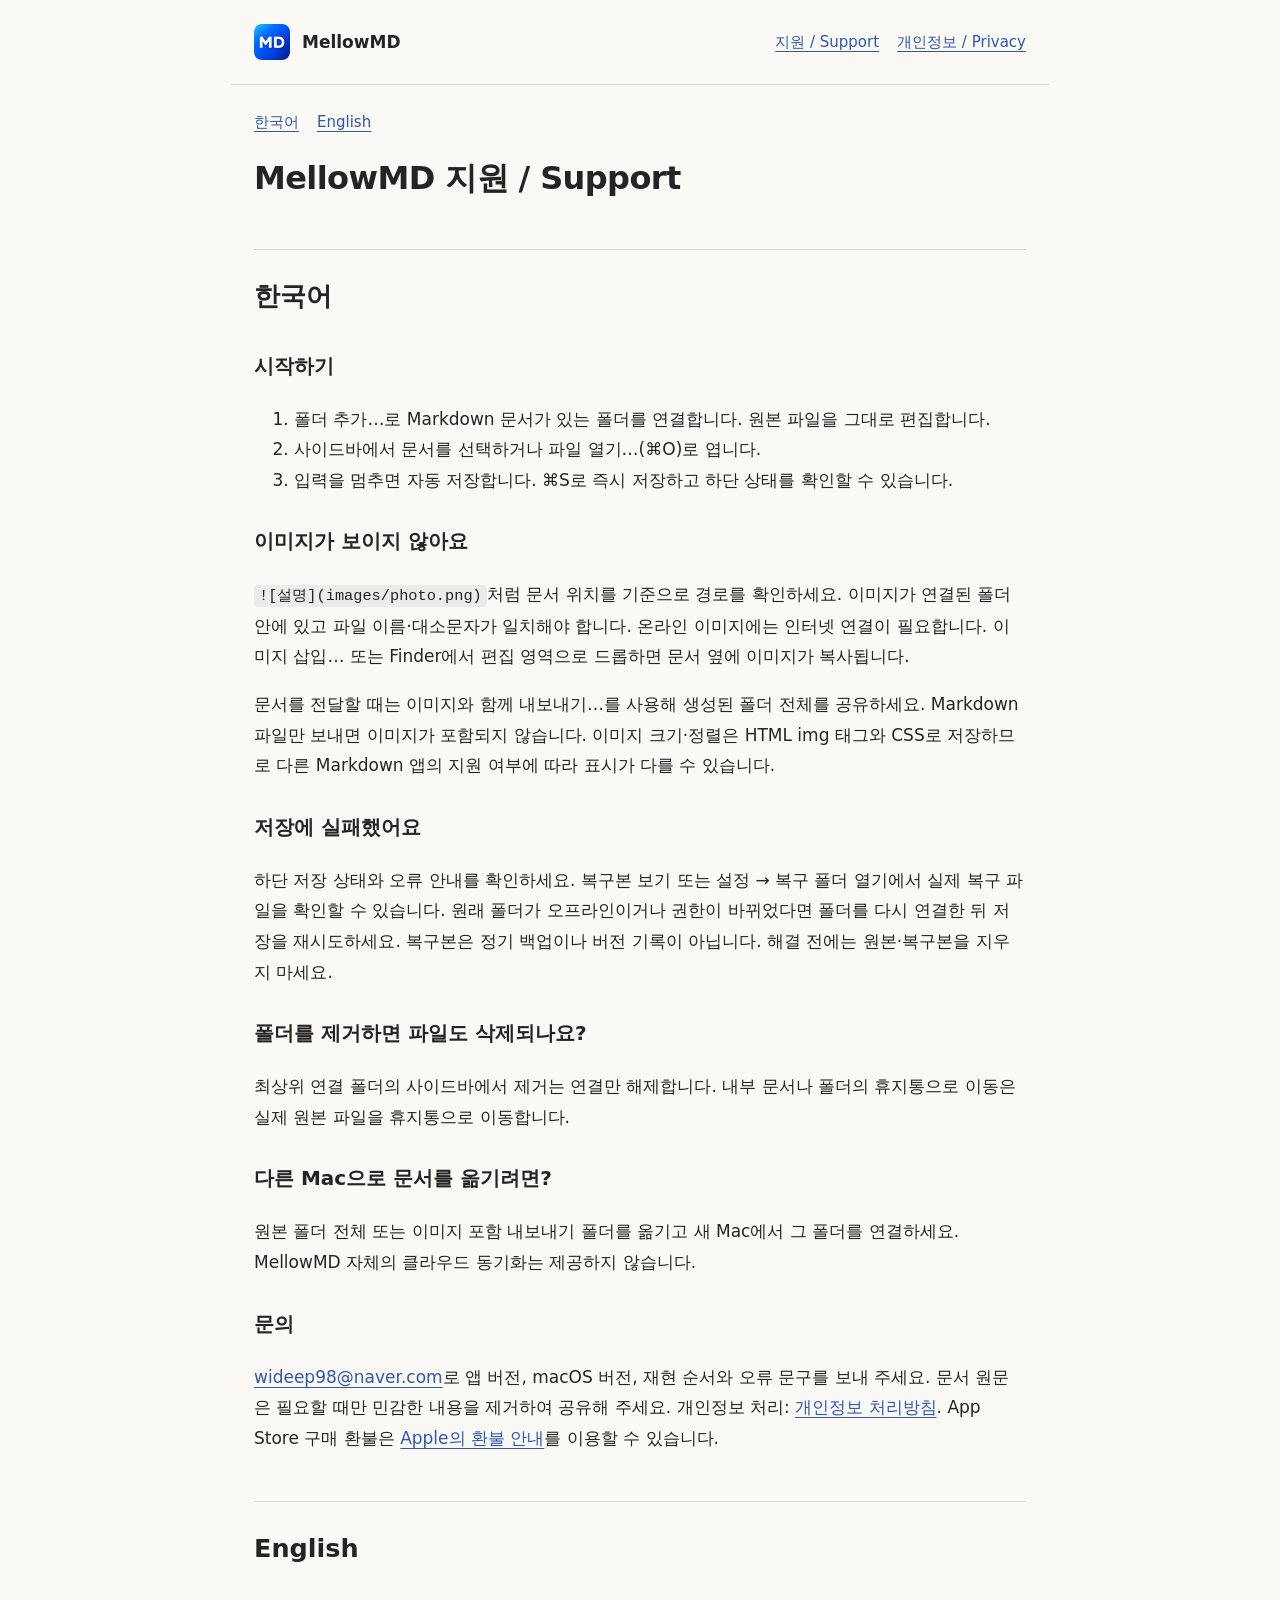
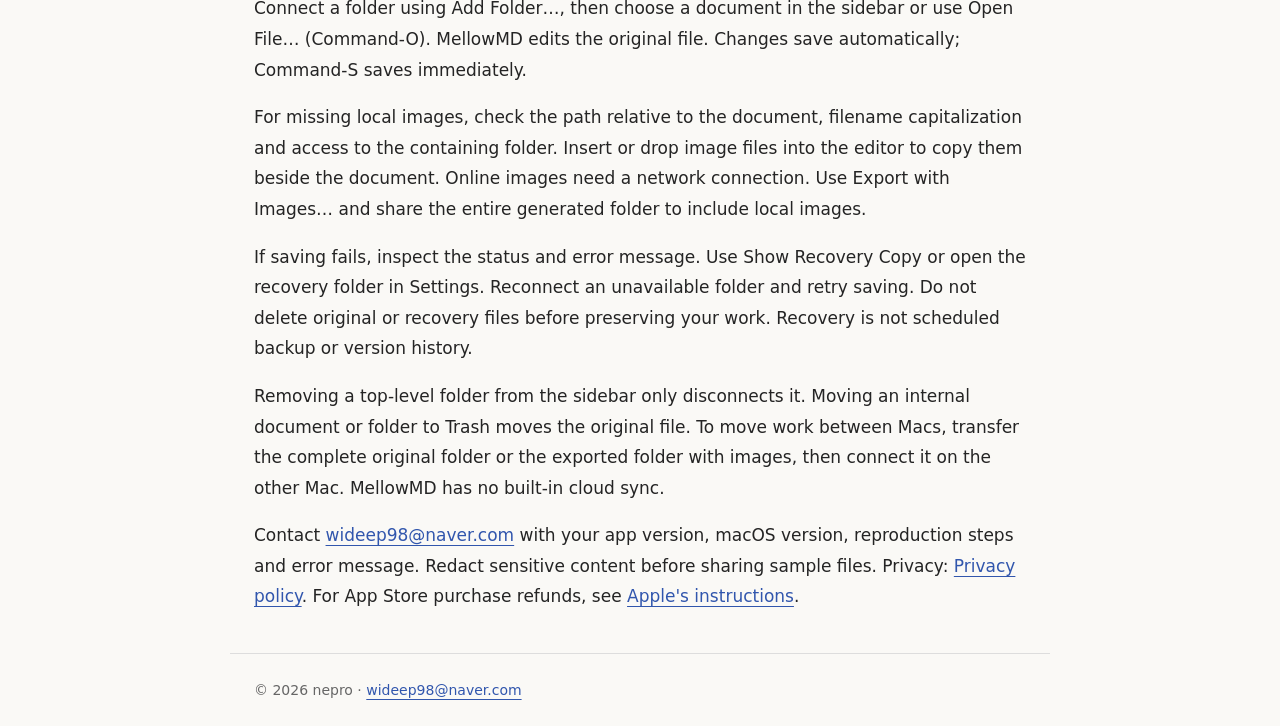
<file: index.html>
<!doctype html>
<html lang="ko"><head><meta charset="utf-8"><meta name="viewport" content="width=device-width, initial-scale=1"><title>MellowMD — Support / 지원</title><meta name="description" content="MellowMD for Mac. Support, local document and image handling, recovery, and privacy information."><link rel="stylesheet" href="style.css"></head><body><header><a class="brand" href="index.html"><img src="icon.png" alt="">MellowMD</a><nav aria-label="사이트 메뉴"><a href="index.html">지원 / Support</a><a href="privacy.html">개인정보 / Privacy</a></nav></header><main><nav aria-label="문서 언어"><a href="#ko" lang="ko">한국어</a><a href="#en" lang="en">English</a></nav><h1>MellowMD 지원 / Support</h1>
<h2 id="ko" lang="ko">한국어</h2>
<h3>시작하기</h3>
<ol>
<li>폴더 추가…로 Markdown 문서가 있는 폴더를 연결합니다. 원본 파일을 그대로 편집합니다.</li>
<li>사이드바에서 문서를 선택하거나 파일 열기…(⌘O)로 엽니다.</li>
<li>입력을 멈추면 자동 저장합니다. ⌘S로 즉시 저장하고 하단 상태를 확인할 수 있습니다.</li>
</ol>
<h3>이미지가 보이지 않아요</h3>
<p><code>![설명](images/photo.png)</code>처럼 문서 위치를 기준으로 경로를 확인하세요. 이미지가 연결된 폴더 안에 있고 파일 이름·대소문자가 일치해야 합니다. 온라인 이미지에는 인터넷 연결이 필요합니다. 이미지 삽입… 또는 Finder에서 편집 영역으로 드롭하면 문서 옆에 이미지가 복사됩니다.</p>
<p>문서를 전달할 때는 이미지와 함께 내보내기…를 사용해 생성된 폴더 전체를 공유하세요. Markdown 파일만 보내면 이미지가 포함되지 않습니다. 이미지 크기·정렬은 HTML img 태그와 CSS로 저장하므로 다른 Markdown 앱의 지원 여부에 따라 표시가 다를 수 있습니다.</p>
<h3>저장에 실패했어요</h3>
<p>하단 저장 상태와 오류 안내를 확인하세요. 복구본 보기 또는 설정 → 복구 폴더 열기에서 실제 복구 파일을 확인할 수 있습니다. 원래 폴더가 오프라인이거나 권한이 바뀌었다면 폴더를 다시 연결한 뒤 저장을 재시도하세요. 복구본은 정기 백업이나 버전 기록이 아닙니다. 해결 전에는 원본·복구본을 지우지 마세요.</p>
<h3>폴더를 제거하면 파일도 삭제되나요?</h3>
<p>최상위 연결 폴더의 사이드바에서 제거는 연결만 해제합니다. 내부 문서나 폴더의 휴지통으로 이동은 실제 원본 파일을 휴지통으로 이동합니다.</p>
<h3>다른 Mac으로 문서를 옮기려면?</h3>
<p>원본 폴더 전체 또는 이미지 포함 내보내기 폴더를 옮기고 새 Mac에서 그 폴더를 연결하세요. MellowMD 자체의 클라우드 동기화는 제공하지 않습니다.</p>
<h3>문의</h3>
<p><a href="mailto:wideep98@naver.com">wideep98@naver.com</a>로 앱 버전, macOS 버전, 재현 순서와 오류 문구를 보내 주세요. 문서 원문은 필요할 때만 민감한 내용을 제거하여 공유해 주세요. 개인정보 처리: <a href="privacy.html">개인정보 처리방침</a>. App Store 구매 환불은 <a href="https://support.apple.com/118223">Apple의 환불 안내</a>를 이용할 수 있습니다.</p>
<h2 id="en" lang="en">English</h2>
<p>Connect a folder using Add Folder…, then choose a document in the sidebar or use Open File… (Command-O). MellowMD edits the original file. Changes save automatically; Command-S saves immediately.</p>
<p>For missing local images, check the path relative to the document, filename capitalization and access to the containing folder. Insert or drop image files into the editor to copy them beside the document. Online images need a network connection. Use Export with Images… and share the entire generated folder to include local images.</p>
<p>If saving fails, inspect the status and error message. Use Show Recovery Copy or open the recovery folder in Settings. Reconnect an unavailable folder and retry saving. Do not delete original or recovery files before preserving your work. Recovery is not scheduled backup or version history.</p>
<p>Removing a top-level folder from the sidebar only disconnects it. Moving an internal document or folder to Trash moves the original file. To move work between Macs, transfer the complete original folder or the exported folder with images, then connect it on the other Mac. MellowMD has no built-in cloud sync.</p>
<p>Contact <a href="mailto:wideep98@naver.com">wideep98@naver.com</a> with your app version, macOS version, reproduction steps and error message. Redact sensitive content before sharing sample files. Privacy: <a href="privacy.html">Privacy policy</a>. For App Store purchase refunds, see <a href="https://support.apple.com/118223">Apple&#39;s instructions</a>.</p>
</main><footer>© 2026 nepro · <a href="mailto:wideep98@naver.com">wideep98@naver.com</a></footer></body></html>
</file>
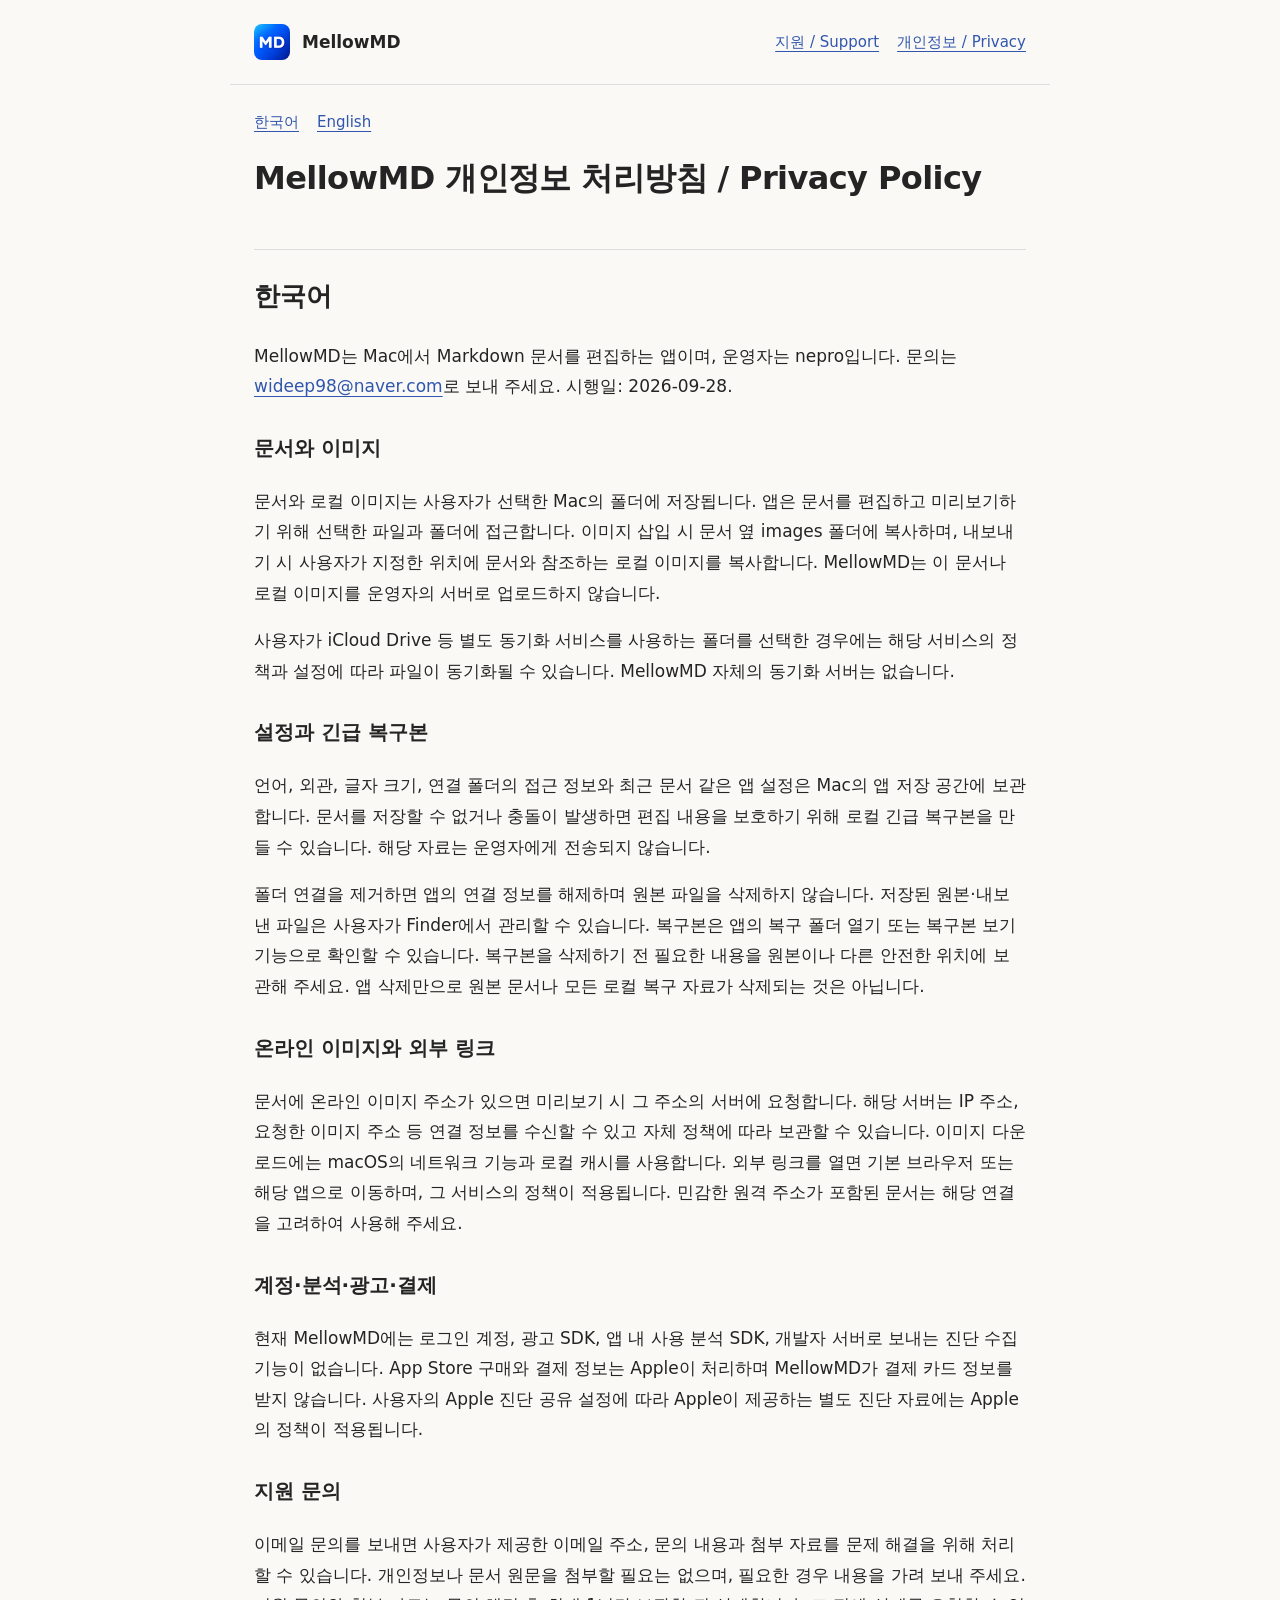
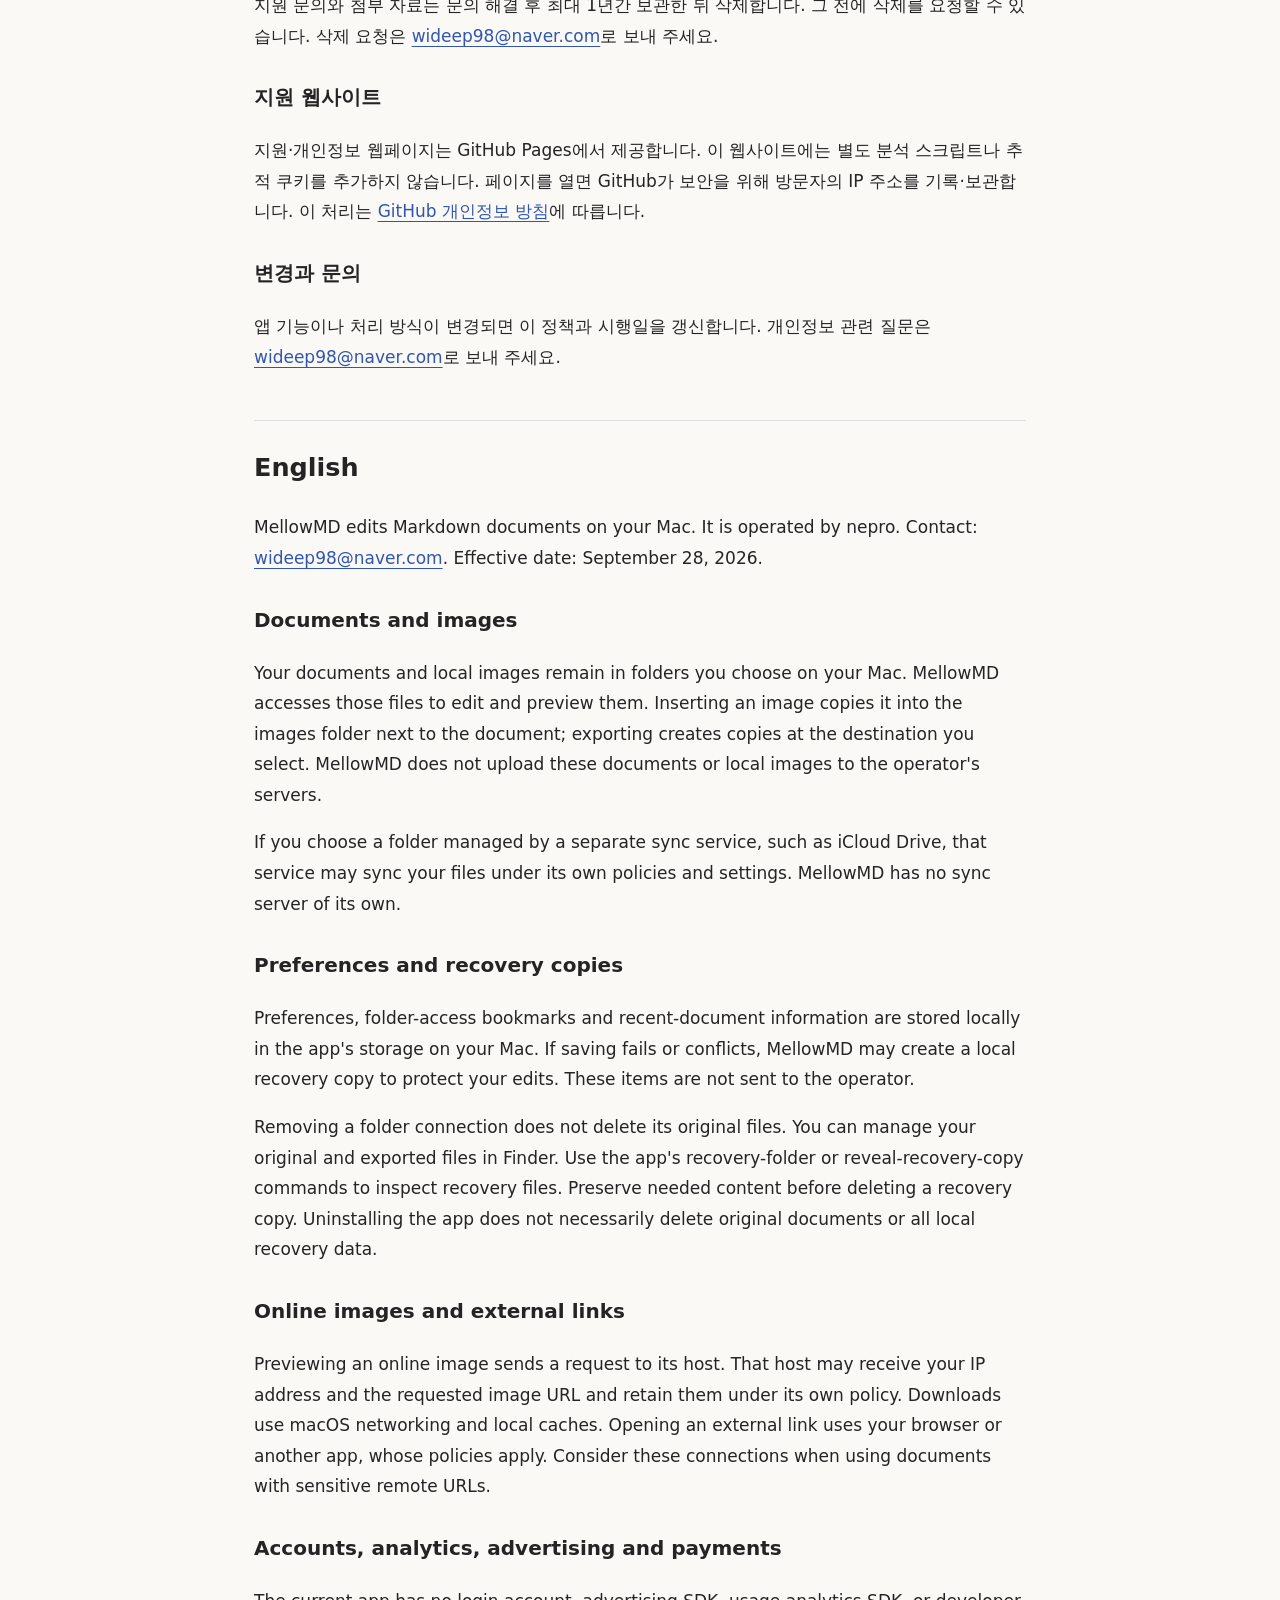
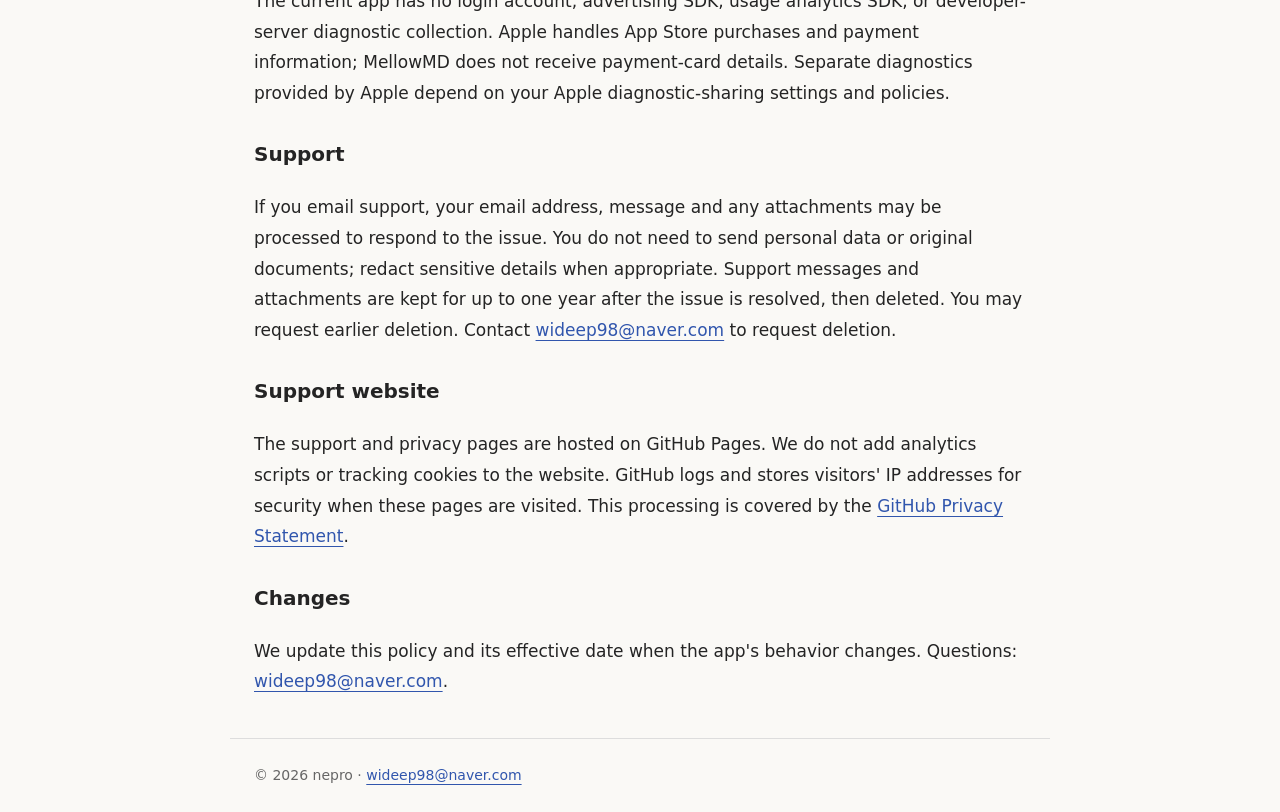
<file: privacy.html>
<!doctype html>
<html lang="ko"><head><meta charset="utf-8"><meta name="viewport" content="width=device-width, initial-scale=1"><title>MellowMD — Privacy Policy / 개인정보 처리방침</title><meta name="description" content="MellowMD for Mac. Support, local document and image handling, recovery, and privacy information."><link rel="stylesheet" href="style.css"></head><body><header><a class="brand" href="index.html"><img src="icon.png" alt="">MellowMD</a><nav aria-label="사이트 메뉴"><a href="index.html">지원 / Support</a><a href="privacy.html">개인정보 / Privacy</a></nav></header><main><nav aria-label="문서 언어"><a href="#ko" lang="ko">한국어</a><a href="#en" lang="en">English</a></nav><h1>MellowMD 개인정보 처리방침 / Privacy Policy</h1>
<h2 id="ko" lang="ko">한국어</h2>
<p>MellowMD는 Mac에서 Markdown 문서를 편집하는 앱이며, 운영자는 nepro입니다. 문의는 <a href="mailto:wideep98@naver.com">wideep98@naver.com</a>로 보내 주세요. 시행일: 2026-09-28.</p>
<h3>문서와 이미지</h3>
<p>문서와 로컬 이미지는 사용자가 선택한 Mac의 폴더에 저장됩니다. 앱은 문서를 편집하고 미리보기하기 위해 선택한 파일과 폴더에 접근합니다. 이미지 삽입 시 문서 옆 images 폴더에 복사하며, 내보내기 시 사용자가 지정한 위치에 문서와 참조하는 로컬 이미지를 복사합니다. MellowMD는 이 문서나 로컬 이미지를 운영자의 서버로 업로드하지 않습니다.</p>
<p>사용자가 iCloud Drive 등 별도 동기화 서비스를 사용하는 폴더를 선택한 경우에는 해당 서비스의 정책과 설정에 따라 파일이 동기화될 수 있습니다. MellowMD 자체의 동기화 서버는 없습니다.</p>
<h3>설정과 긴급 복구본</h3>
<p>언어, 외관, 글자 크기, 연결 폴더의 접근 정보와 최근 문서 같은 앱 설정은 Mac의 앱 저장 공간에 보관합니다. 문서를 저장할 수 없거나 충돌이 발생하면 편집 내용을 보호하기 위해 로컬 긴급 복구본을 만들 수 있습니다. 해당 자료는 운영자에게 전송되지 않습니다.</p>
<p>폴더 연결을 제거하면 앱의 연결 정보를 해제하며 원본 파일을 삭제하지 않습니다. 저장된 원본·내보낸 파일은 사용자가 Finder에서 관리할 수 있습니다. 복구본은 앱의 복구 폴더 열기 또는 복구본 보기 기능으로 확인할 수 있습니다. 복구본을 삭제하기 전 필요한 내용을 원본이나 다른 안전한 위치에 보관해 주세요. 앱 삭제만으로 원본 문서나 모든 로컬 복구 자료가 삭제되는 것은 아닙니다.</p>
<h3>온라인 이미지와 외부 링크</h3>
<p>문서에 온라인 이미지 주소가 있으면 미리보기 시 그 주소의 서버에 요청합니다. 해당 서버는 IP 주소, 요청한 이미지 주소 등 연결 정보를 수신할 수 있고 자체 정책에 따라 보관할 수 있습니다. 이미지 다운로드에는 macOS의 네트워크 기능과 로컬 캐시를 사용합니다. 외부 링크를 열면 기본 브라우저 또는 해당 앱으로 이동하며, 그 서비스의 정책이 적용됩니다. 민감한 원격 주소가 포함된 문서는 해당 연결을 고려하여 사용해 주세요.</p>
<h3>계정·분석·광고·결제</h3>
<p>현재 MellowMD에는 로그인 계정, 광고 SDK, 앱 내 사용 분석 SDK, 개발자 서버로 보내는 진단 수집 기능이 없습니다. App Store 구매와 결제 정보는 Apple이 처리하며 MellowMD가 결제 카드 정보를 받지 않습니다. 사용자의 Apple 진단 공유 설정에 따라 Apple이 제공하는 별도 진단 자료에는 Apple의 정책이 적용됩니다.</p>
<h3>지원 문의</h3>
<p>이메일 문의를 보내면 사용자가 제공한 이메일 주소, 문의 내용과 첨부 자료를 문제 해결을 위해 처리할 수 있습니다. 개인정보나 문서 원문을 첨부할 필요는 없으며, 필요한 경우 내용을 가려 보내 주세요. 지원 문의와 첨부 자료는 문의 해결 후 최대 1년간 보관한 뒤 삭제합니다. 그 전에 삭제를 요청할 수 있습니다. 삭제 요청은 <a href="mailto:wideep98@naver.com">wideep98@naver.com</a>로 보내 주세요.</p>
<h3>지원 웹사이트</h3>
<p>지원·개인정보 웹페이지는 GitHub Pages에서 제공합니다. 이 웹사이트에는 별도 분석 스크립트나 추적 쿠키를 추가하지 않습니다. 페이지를 열면 GitHub가 보안을 위해 방문자의 IP 주소를 기록·보관합니다. 이 처리는 <a href="https://docs.github.com/en/site-policy/privacy-policies/github-general-privacy-statement">GitHub 개인정보 방침</a>에 따릅니다.</p>
<h3>변경과 문의</h3>
<p>앱 기능이나 처리 방식이 변경되면 이 정책과 시행일을 갱신합니다. 개인정보 관련 질문은 <a href="mailto:wideep98@naver.com">wideep98@naver.com</a>로 보내 주세요.</p>
<h2 id="en" lang="en">English</h2>
<p>MellowMD edits Markdown documents on your Mac. It is operated by nepro. Contact: <a href="mailto:wideep98@naver.com">wideep98@naver.com</a>. Effective date: September 28, 2026.</p>
<h3>Documents and images</h3>
<p>Your documents and local images remain in folders you choose on your Mac. MellowMD accesses those files to edit and preview them. Inserting an image copies it into the images folder next to the document; exporting creates copies at the destination you select. MellowMD does not upload these documents or local images to the operator&#39;s servers.</p>
<p>If you choose a folder managed by a separate sync service, such as iCloud Drive, that service may sync your files under its own policies and settings. MellowMD has no sync server of its own.</p>
<h3>Preferences and recovery copies</h3>
<p>Preferences, folder-access bookmarks and recent-document information are stored locally in the app&#39;s storage on your Mac. If saving fails or conflicts, MellowMD may create a local recovery copy to protect your edits. These items are not sent to the operator.</p>
<p>Removing a folder connection does not delete its original files. You can manage your original and exported files in Finder. Use the app&#39;s recovery-folder or reveal-recovery-copy commands to inspect recovery files. Preserve needed content before deleting a recovery copy. Uninstalling the app does not necessarily delete original documents or all local recovery data.</p>
<h3>Online images and external links</h3>
<p>Previewing an online image sends a request to its host. That host may receive your IP address and the requested image URL and retain them under its own policy. Downloads use macOS networking and local caches. Opening an external link uses your browser or another app, whose policies apply. Consider these connections when using documents with sensitive remote URLs.</p>
<h3>Accounts, analytics, advertising and payments</h3>
<p>The current app has no login account, advertising SDK, usage analytics SDK, or developer-server diagnostic collection. Apple handles App Store purchases and payment information; MellowMD does not receive payment-card details. Separate diagnostics provided by Apple depend on your Apple diagnostic-sharing settings and policies.</p>
<h3>Support</h3>
<p>If you email support, your email address, message and any attachments may be processed to respond to the issue. You do not need to send personal data or original documents; redact sensitive details when appropriate. Support messages and attachments are kept for up to one year after the issue is resolved, then deleted. You may request earlier deletion. Contact <a href="mailto:wideep98@naver.com">wideep98@naver.com</a> to request deletion.</p>
<h3>Support website</h3>
<p>The support and privacy pages are hosted on GitHub Pages. We do not add analytics scripts or tracking cookies to the website. GitHub logs and stores visitors&#39; IP addresses for security when these pages are visited. This processing is covered by the <a href="https://docs.github.com/en/site-policy/privacy-policies/github-general-privacy-statement">GitHub Privacy Statement</a>.</p>
<h3>Changes</h3>
<p>We update this policy and its effective date when the app&#39;s behavior changes. Questions: <a href="mailto:wideep98@naver.com">wideep98@naver.com</a>.</p>
</main><footer>© 2026 nepro · <a href="mailto:wideep98@naver.com">wideep98@naver.com</a></footer></body></html>
</file>
<file: style.css>
:root{color-scheme:light dark;--bg:#faf9f6;--fg:#242424;--muted:#666;--line:#ddd;--link:#3156ad}*{box-sizing:border-box}body{margin:0;background:var(--bg);color:var(--fg);font:17px/1.8 system-ui,-apple-system,sans-serif}header,main,footer{max-width:820px;margin:auto;padding:24px}header{display:flex;justify-content:space-between;align-items:center;border-bottom:1px solid var(--line)}a{color:var(--link);text-underline-offset:4px}nav{display:flex;gap:18px;font-size:15px}h1{font-size:32px;line-height:1.35;letter-spacing:-.6px}h2{margin-top:48px;border-top:1px solid var(--line);padding-top:24px}h3{font-size:20px;margin-top:28px}p,li{overflow-wrap:anywhere}code{font-size:.9em;background:color-mix(in srgb,var(--fg) 6%,transparent);padding:2px 5px;border-radius:4px}footer{font-size:14px;color:var(--muted);border-top:1px solid var(--line)}.brand{display:flex;align-items:center;gap:12px;color:var(--fg);font-weight:650;text-decoration:none}.brand img{width:36px;height:36px;border-radius:8px}:focus-visible{outline:3px solid var(--link);outline-offset:4px}@media(prefers-color-scheme:dark){:root{--bg:#181a1d;--fg:#ececec;--muted:#b5b5b5;--line:#3a3a3a;--link:#9eb8ff}}@media(max-width:480px){header,main,footer{padding:20px}header{align-items:flex-start;gap:14px;flex-direction:column}h1{font-size:28px}}
</file>
